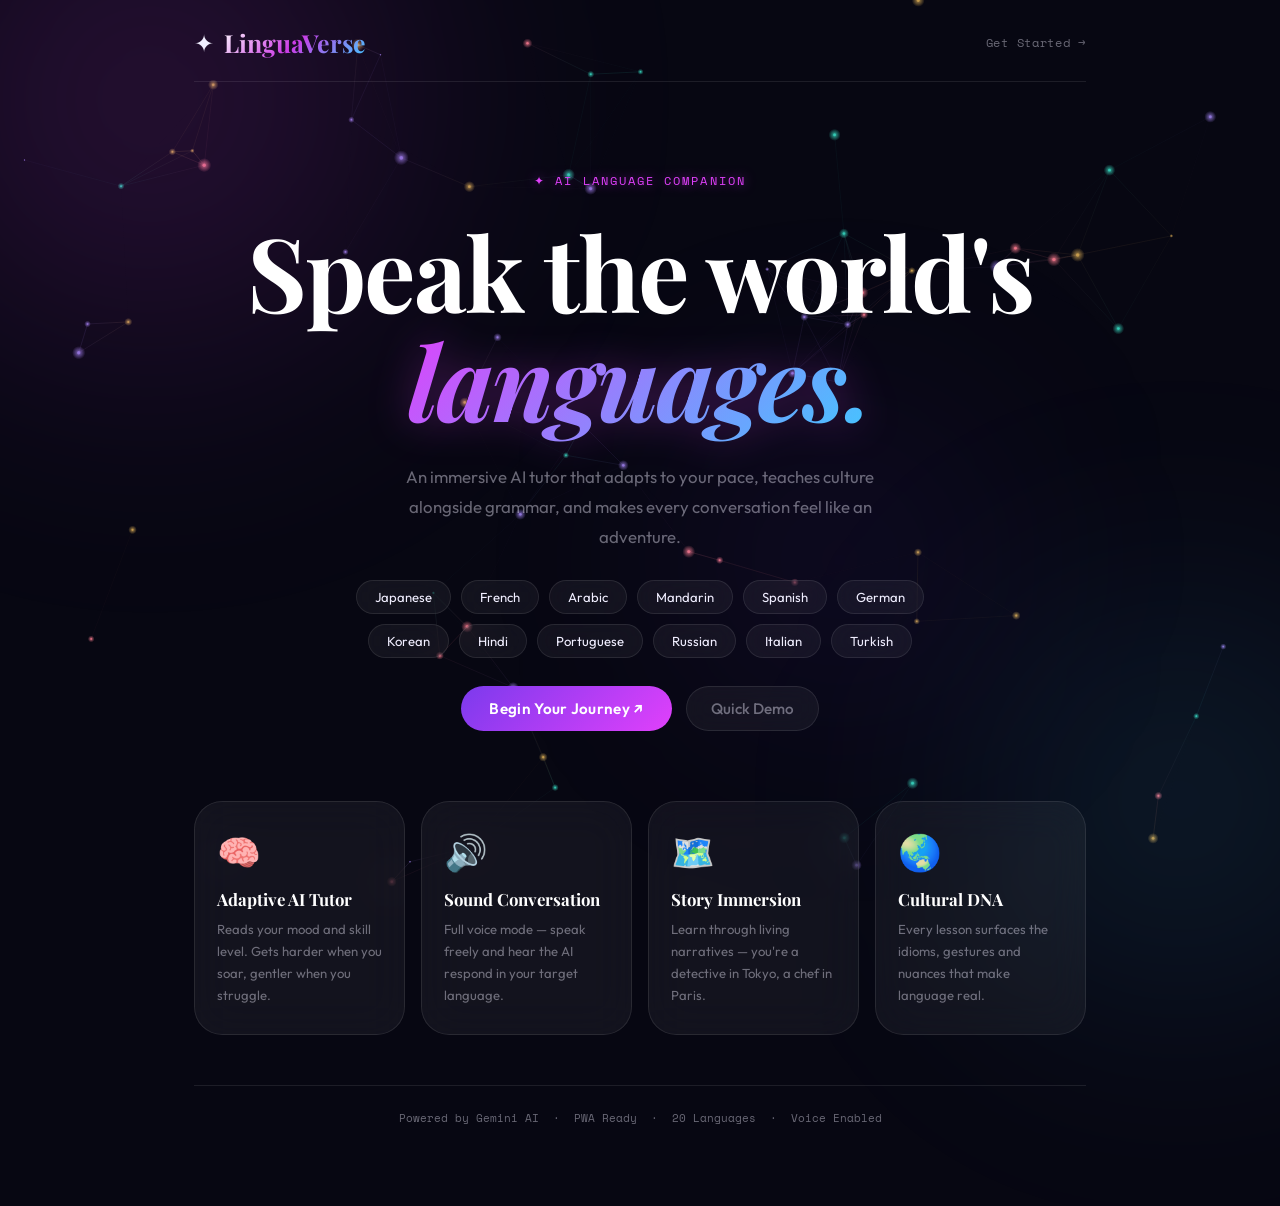
<file: index.html>
<!DOCTYPE html>
<html lang="en">
<head>
  <meta charset="UTF-8"/>
  <meta name="viewport" content="width=device-width, initial-scale=1.0"/>
  <meta name="theme-color" content="#070712"/>
  <meta name="description" content="LinguaVerse — Learn any language with an AI companion"/>
  <link rel="manifest" href="manifest.json"/>
  <title>LinguaVerse — AI Language Companion</title>
  <link rel="preconnect" href="https://fonts.googleapis.com"/>
  <link rel="preconnect" href="https://fonts.gstatic.com" crossorigin/>
  <link href="https://fonts.googleapis.com/css2?family=Playfair+Display:ital,wght@0,400;0,700;1,400&family=Outfit:wght@300;400;500;600&family=Space+Mono:ital@0;1&display=swap" rel="stylesheet"/>
  <link rel="stylesheet" href="css/global.css"/>
  <link rel="stylesheet" href="css/landing.css"/>
</head>
<body>
  <canvas id="bgCanvas"></canvas>
  <div class="orb orb-1"></div>
  <div class="orb orb-2"></div>
  <div class="orb orb-3"></div>

  <main class="landing">
    <header class="landing-header reveal" style="--delay:0s">
      <div class="logo-wrap">
        <span class="logo-mark">✦</span>
        <span class="logo-text">LinguaVerse</span>
      </div>
      <nav class="top-nav">
        <a href="pages/setup.html" class="nav-link">Get Started →</a>
      </nav>
    </header>

    <section class="hero">
      <p class="hero-eyebrow reveal" style="--delay:0.1s">✦ AI Language Companion</p>
      <h1 class="hero-title reveal" style="--delay:0.2s">
        Speak the world's<br/><em>languages.</em>
      </h1>
      <p class="hero-sub reveal" style="--delay:0.35s">
        An immersive AI tutor that adapts to your pace, teaches culture alongside grammar,
        and makes every conversation feel like an adventure.
      </p>

      <div class="lang-orbit reveal" style="--delay:0.5s">
        <span class="pill">Japanese</span>
        <span class="pill">French</span>
        <span class="pill">Arabic</span>
        <span class="pill">Mandarin</span>
        <span class="pill">Spanish</span>
        <span class="pill">German</span>
        <span class="pill">Korean</span>
        <span class="pill">Hindi</span>
        <span class="pill">Portuguese</span>
        <span class="pill">Russian</span>
        <span class="pill">Italian</span>
        <span class="pill">Turkish</span>
      </div>

      <div class="cta-group reveal" style="--delay:0.65s">
        <a href="pages/setup.html" class="btn-primary" style="width:auto">Begin Your Journey ↗</a>
        <a href="pages/chat.html" class="btn-ghost">Quick Demo</a>
      </div>
    </section>

    <section class="features reveal" style="--delay:0.8s">
      <div class="feat-card">
        <div class="feat-icon">🧠</div>
        <h3>Adaptive AI Tutor</h3>
        <p>Reads your mood and skill level. Gets harder when you soar, gentler when you struggle.</p>
      </div>
      <div class="feat-card">
        <div class="feat-icon">🔊</div>
        <h3>Sound Conversation</h3>
        <p>Full voice mode — speak freely and hear the AI respond in your target language.</p>
      </div>
      <div class="feat-card">
        <div class="feat-icon">🗺️</div>
        <h3>Story Immersion</h3>
        <p>Learn through living narratives — you're a detective in Tokyo, a chef in Paris.</p>
      </div>
      <div class="feat-card">
        <div class="feat-icon">🌏</div>
        <h3>Cultural DNA</h3>
        <p>Every lesson surfaces the idioms, gestures and nuances that make language real.</p>
      </div>
    </section>

    <footer class="landing-footer reveal" style="--delay:1s">
      <span>Powered by Gemini AI &nbsp;·&nbsp; PWA Ready &nbsp;·&nbsp; 20 Languages &nbsp;·&nbsp; Voice Enabled</span>
    </footer>
  </main>

  <script src="js/canvas-bg.js"></script>
  <script src="js/reveal.js"></script>
</body>
</html>
</file>
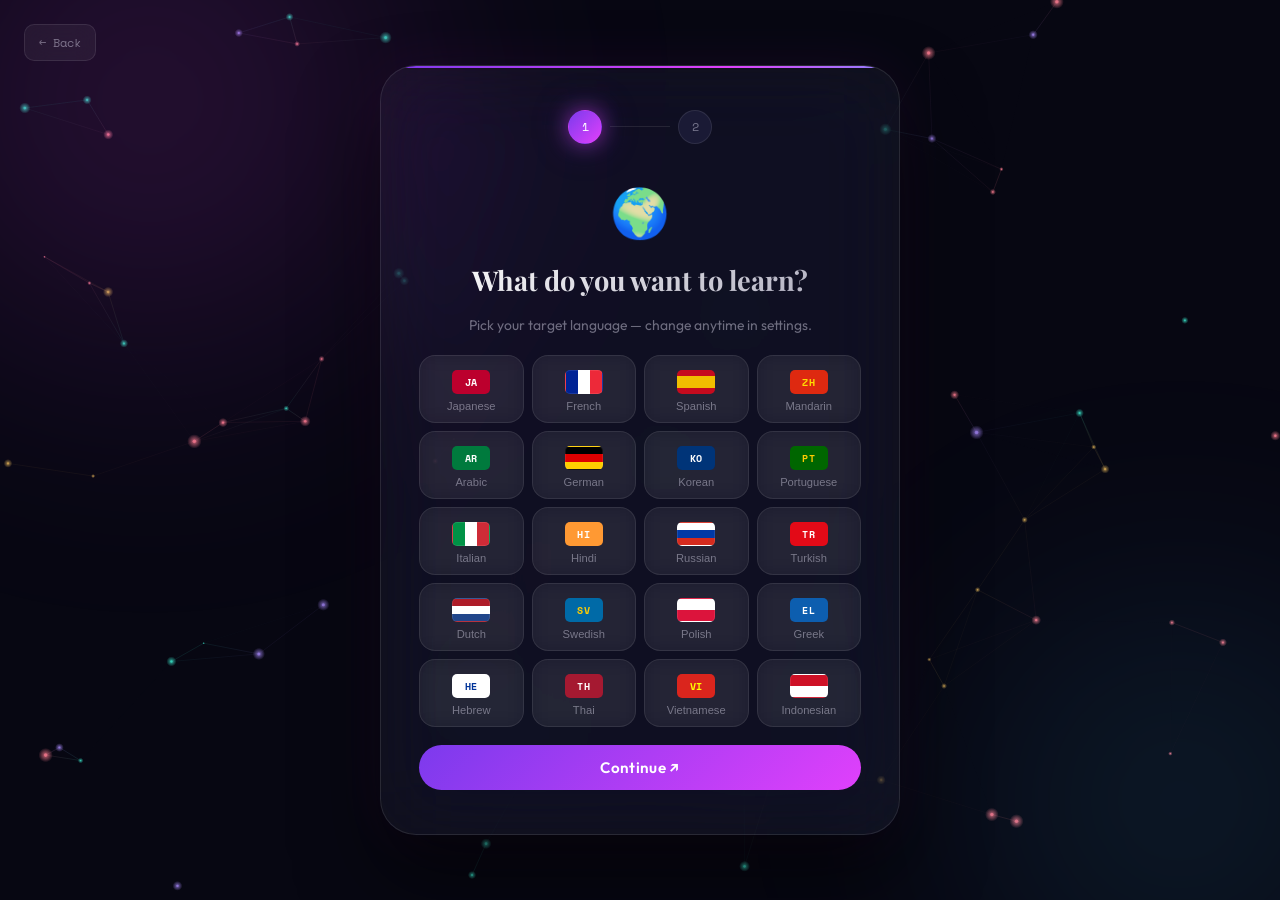
<file: pages/setup.html>
<!DOCTYPE html>
<html lang="en">
<head>
  <meta charset="UTF-8"/>
  <meta name="viewport" content="width=device-width, initial-scale=1.0, viewport-fit=cover"/>
    <meta name="mobile-web-app-capable" content="yes"/>
  <meta name="apple-mobile-web-app-capable" content="yes"/>
  <meta name="apple-mobile-web-app-status-bar-style" content="black-translucent"/>
  <meta name="apple-mobile-web-app-title" content="LinguaVerse"/>
  <link rel="apple-touch-icon" href="../icon-192.png"/>
  <meta name="theme-color" content="#070712"/>
  <title>LinguaVerse — Setup</title>
  <link rel="preconnect" href="https://fonts.googleapis.com"/>
  <link rel="preconnect" href="https://fonts.gstatic.com" crossorigin/>
  <link href="https://fonts.googleapis.com/css2?family=Playfair+Display:ital,wght@0,400;0,700;1,400&family=Outfit:wght@300;400;500;600&family=Space+Mono:ital@0;1&display=swap" rel="stylesheet"/>
  <link rel="stylesheet" href="../css/global.css"/>
  <link rel="stylesheet" href="../css/setup.css"/>
</head>
<body>
  <canvas id="bgCanvas"></canvas>
  <div class="orb orb-1"></div>
  <div class="orb orb-2"></div>

  <main class="setup-page">
    <a href="../index.html" class="back-btn">← Back</a>

    <div class="setup-card reveal" style="--delay:0s">
      <div class="step-indicator">
        <span class="step active" data-step="1">1</span>
        <span class="step-line"></span>
        <span class="step" data-step="2">2</span>
      </div>

      <!-- Step 1: Language: Language — colored badges, NO flag emojis (Windows safe) -->
      <div class="step-panel active" id="step1">
        <div class="step-icon">🌍</div>
        <h2>What do you want to learn?</h2>
        <p class="step-desc">Pick your target language — change anytime in settings.</p>
        <div class="lang-grid" id="langGrid">
          <button class="lang-pick" data-lang="Japanese">
            <span class="lang-badge lb-ja">JA</span><span class="name">Japanese</span>
          </button>
          <button class="lang-pick" data-lang="French">
            <span class="lang-badge lb-fr"></span><span class="name">French</span>
          </button>
          <button class="lang-pick" data-lang="Spanish">
            <span class="lang-badge lb-es"></span><span class="name">Spanish</span>
          </button>
          <button class="lang-pick" data-lang="Mandarin">
            <span class="lang-badge lb-zh">ZH</span><span class="name">Mandarin</span>
          </button>
          <button class="lang-pick" data-lang="Arabic">
            <span class="lang-badge lb-ar">AR</span><span class="name">Arabic</span>
          </button>
          <button class="lang-pick" data-lang="German">
            <span class="lang-badge lb-de"></span><span class="name">German</span>
          </button>
          <button class="lang-pick" data-lang="Korean">
            <span class="lang-badge lb-ko">KO</span><span class="name">Korean</span>
          </button>
          <button class="lang-pick" data-lang="Portuguese">
            <span class="lang-badge lb-pt">PT</span><span class="name">Portuguese</span>
          </button>
          <button class="lang-pick" data-lang="Italian">
            <span class="lang-badge lb-it"></span><span class="name">Italian</span>
          </button>
          <button class="lang-pick" data-lang="Hindi">
            <span class="lang-badge lb-hi">HI</span><span class="name">Hindi</span>
          </button>
          <button class="lang-pick" data-lang="Russian">
            <span class="lang-badge lb-ru"></span><span class="name">Russian</span>
          </button>
          <button class="lang-pick" data-lang="Turkish">
            <span class="lang-badge lb-tr">TR</span><span class="name">Turkish</span>
          </button>
          <button class="lang-pick" data-lang="Dutch">
            <span class="lang-badge lb-nl"></span><span class="name">Dutch</span>
          </button>
          <button class="lang-pick" data-lang="Swedish">
            <span class="lang-badge lb-sv">SV</span><span class="name">Swedish</span>
          </button>
          <button class="lang-pick" data-lang="Polish">
            <span class="lang-badge lb-pl"></span><span class="name">Polish</span>
          </button>
          <button class="lang-pick" data-lang="Greek">
            <span class="lang-badge lb-el">EL</span><span class="name">Greek</span>
          </button>
          <button class="lang-pick" data-lang="Hebrew">
            <span class="lang-badge lb-he">HE</span><span class="name">Hebrew</span>
          </button>
          <button class="lang-pick" data-lang="Thai">
            <span class="lang-badge lb-th">TH</span><span class="name">Thai</span>
          </button>
          <button class="lang-pick" data-lang="Vietnamese">
            <span class="lang-badge lb-vi">VI</span><span class="name">Vietnamese</span>
          </button>
          <button class="lang-pick" data-lang="Indonesian">
            <span class="lang-badge lb-id"></span><span class="name">Indonesian</span>
          </button>
        </div>
        <button class="btn-primary" onclick="nextStep(1)">Continue ↗</button>
      </div>

      <!-- Step 3: Profile -->
      <div class="step-panel" id="step2">
        <div class="step-icon">🎯</div>
        <h2>Set your profile</h2>
        <p class="step-desc">This personalises how the AI teaches you.</p>

        <label class="field-label">Your level</label>
        <div class="level-row">
          <button class="level-btn active" data-level="Beginner">Beginner</button>
          <button class="level-btn" data-level="Intermediate">Intermediate</button>
          <button class="level-btn" data-level="Advanced">Advanced</button>
        </div>

        <label class="field-label" style="margin-top:20px">Preferred mode</label>
        <div class="mode-row">
          <button class="mode-btn active" data-mode="Conversation">Chat</button>
          <button class="mode-btn" data-mode="Story">Story</button>
          <button class="mode-btn" data-mode="Lesson">Lessons</button>
        </div>

        <label class="field-label" style="margin-top:20px">Your name (optional)</label>
        <input type="text" id="userName" placeholder="e.g. Alex" class="simple-input"/>

        <button class="btn-primary" onclick="finishSetup()" style="margin-top:28px">Start Learning ✦</button>
      </div>
    </div>
  </main>

  <script src="../js/canvas-bg.js"></script>
  <script src="../js/reveal.js"></script>
  <script src="../js/setup.js"></script>

  <script>
    if ("serviceWorker" in navigator) {
      window.addEventListener("load", function() {
        navigator.serviceWorker.register("../sw.js", { scope: "../" })
          .then(function(r){ console.log("SW ready:", r.scope); })
          .catch(function(e){ console.warn("SW failed:", e); });
      });
    }
  </script>
</body>
</html>
</file>
<file: css/global.css>
/* ═══════════════════════════════
   GLOBAL.CSS — LinguaVerse
═══════════════════════════════ */
:root {
  --bg:          #070712;
  --surface:     rgba(255,255,255,0.05);
  --surface2:    #1a1a35;
  --border:      rgba(255,255,255,0.09);
  --border-h:    rgba(255,255,255,0.22);
  --text:        #f0eeff;
  --muted:       rgba(240,238,255,0.42);
  --neon-pink:   #e040fb;
  --neon-blue:   #40c8ff;
  --neon-purple: #7c3aed;
  --neon-cyan:   #00e5ff;
  --neon-green:  #00e676;
  --neon-yellow: #ffd740;
  --neon-orange: #ff6d00;
  --font-display:'Playfair Display', Georgia, serif;
  --font-body:   'Outfit', sans-serif;
  --font-mono:   'Space Mono', monospace;
  --radius:      16px;
  --radius-sm:   10px;
  --radius-lg:   28px;
  --radius-xl:   36px;
}

*, *::before, *::after { box-sizing: border-box; margin: 0; padding: 0; }
html { scroll-behavior: smooth; }
body {
  background: var(--bg);
  color: var(--text);
  font-family: var(--font-body);
  font-weight: 400;
  min-height: 100vh;
  overflow-x: hidden;
  -webkit-font-smoothing: antialiased;
}

/* ── Canvas background ── */
#bgCanvas { position:fixed; inset:0; width:100%; height:100%; z-index:0; pointer-events:none; }

/* ── Ambient orbs ── */
.orb {
  position:fixed; border-radius:50%; filter:blur(120px);
  pointer-events:none; z-index:0; opacity:0;
  animation:orbFloat 25s ease-in-out infinite, orbFade 3s ease forwards;
}
@keyframes orbFade { to { opacity:1; } }
.orb-1 { width:800px; height:800px; background:radial-gradient(circle, rgba(224,64,251,0.20) 0%, transparent 65%); top:-300px; left:-250px; }
.orb-2 { width:600px; height:600px; background:radial-gradient(circle, rgba(64,200,255,0.16) 0%, transparent 65%); bottom:-200px; right:-200px; animation-delay:-10s; }
.orb-3 { width:400px; height:400px; background:radial-gradient(circle, rgba(124,58,237,0.18) 0%, transparent 65%); top:40%; left:50%; animation-delay:-5s; }
@keyframes orbFloat {
  0%,100% { transform:translate(0,0) scale(1); }
  25%      { transform:translate(50px,-60px) scale(1.07); }
  50%      { transform:translate(-40px,30px) scale(0.95); }
  75%      { transform:translate(25px,50px) scale(1.04); }
}

/* ── Shared buttons ── */
.btn-primary {
  display:inline-flex; align-items:center; justify-content:center; gap:8px;
  background:linear-gradient(135deg, var(--neon-purple), var(--neon-pink));
  color:#fff; font-family:var(--font-body); font-weight:600; font-size:0.95rem;
  padding:13px 28px; border-radius:50px; border:none; cursor:pointer;
  text-decoration:none; transition:transform 0.25s, box-shadow 0.25s;
  letter-spacing:0.02em;
}
.btn-primary:hover { transform:translateY(-2px); box-shadow:0 8px 32px rgba(224,64,251,0.4); }
.btn-primary:active { transform:translateY(0); }

.btn-ghost {
  display:inline-flex; align-items:center; gap:8px;
  background:var(--surface); color:var(--muted);
  font-family:var(--font-body); font-weight:500; font-size:0.95rem;
  padding:12px 24px; border-radius:50px; border:1px solid var(--border);
  cursor:pointer; text-decoration:none; transition:all 0.2s; backdrop-filter:blur(12px);
}
.btn-ghost:hover { border-color:rgba(224,64,251,0.5); color:var(--text); }

.btn-danger {
  display:inline-flex; align-items:center; justify-content:center; gap:8px;
  background:rgba(255,82,82,0.1); color:#ff5252; width:100%;
  font-family:var(--font-body); font-weight:500; font-size:0.9rem;
  padding:12px 20px; border-radius:50px; border:1px solid rgba(255,82,82,0.25);
  cursor:pointer; transition:all 0.2s;
}
.btn-danger:hover { background:rgba(255,82,82,0.18); }

/* ── Shared inputs ── */
.simple-input {
  width:100%; background:var(--surface2); border:1px solid var(--border);
  border-radius:var(--radius-sm); color:var(--text);
  font-family:var(--font-body); font-size:0.9rem; padding:12px 14px;
  outline:none; transition:border-color 0.2s, box-shadow 0.2s;
}
.simple-input:focus { border-color:rgba(224,64,251,0.6); box-shadow:0 0 0 3px rgba(224,64,251,0.1); }
.simple-input::placeholder { color:var(--muted); }

/* Dark native select — fully dark even on Windows */
.select-input {
  width:100%; background:var(--surface2); border:1px solid var(--border);
  border-radius:var(--radius-sm); color:var(--text);
  font-family:var(--font-body); font-size:0.9rem;
  padding:12px 36px 12px 14px; outline:none; cursor:pointer;
  appearance:none; -webkit-appearance:none;
  background-image:url("data:image/svg+xml,%3Csvg xmlns='http://www.w3.org/2000/svg' width='12' height='8' viewBox='0 0 12 8'%3E%3Cpath fill='rgba(240,238,255,0.4)' d='M6 8L0 0h12z'/%3E%3C/svg%3E");
  background-repeat:no-repeat; background-position:right 14px center;
  transition:border-color 0.2s;
}
.select-input:focus { border-color:rgba(64,200,255,0.5); }
.select-input option { background:#1a1a35 !important; color:var(--text); }

.field-label {
  display:block; font-family:var(--font-mono); font-size:0.66rem;
  text-transform:uppercase; letter-spacing:0.12em; color:var(--muted); margin-bottom:8px;
}

/* ── Back button ── */
.back-btn {
  display:inline-flex; align-items:center; gap:6px; color:var(--muted);
  font-family:var(--font-mono); font-size:0.78rem; text-decoration:none;
  padding:8px 14px; border-radius:var(--radius-sm); border:1px solid var(--border);
  background:var(--surface); transition:all 0.2s; cursor:pointer; backdrop-filter:blur(12px);
}
.back-btn:hover { color:var(--text); border-color:rgba(64,200,255,0.4); }

/* ── Reveal animation ── */
.reveal { opacity:0; transform:translateY(22px); transition:opacity 0.65s ease var(--delay,0s), transform 0.65s ease var(--delay,0s); }
.reveal.visible { opacity:1; transform:translateY(0); }

/* ── Scrollbar ── */
::-webkit-scrollbar { width:3px; }
::-webkit-scrollbar-track { background:transparent; }
::-webkit-scrollbar-thumb { background:linear-gradient(var(--neon-purple), var(--neon-pink)); border-radius:4px; }
</file>
<file: css/landing.css>
/* ═══════════════════════════════
   LANDING.CSS — LinguaVerse
═══════════════════════════════ */
.landing {
  position:relative; z-index:1;
  max-width:940px; margin:0 auto;
  padding:0 24px 80px;
  display:flex; flex-direction:column; min-height:100vh;
}

/* Header */
.landing-header {
  display:flex; align-items:center; justify-content:space-between;
  padding:26px 0 22px; border-bottom:1px solid var(--border);
}
.logo-wrap { display:flex; align-items:center; gap:10px; }
.logo-mark {
  font-size:1.5rem;
  animation:neonPulse 3s ease-in-out infinite;
}
@keyframes neonPulse {
  0%,100% { filter:drop-shadow(0 0 4px var(--neon-pink)) drop-shadow(0 0 12px var(--neon-purple)); }
  50%      { filter:drop-shadow(0 0 8px var(--neon-blue)) drop-shadow(0 0 20px var(--neon-cyan)); }
}
.logo-text {
  font-family:var(--font-display); font-size:1.55rem; font-weight:700;
  background:linear-gradient(135deg, #fff 0%, rgba(224,64,251,0.9) 50%, var(--neon-blue) 100%);
  -webkit-background-clip:text; -webkit-text-fill-color:transparent; background-clip:text;
}
.top-nav { display:flex; align-items:center; gap:20px; }
.nav-link {
  font-family:var(--font-mono); font-size:0.75rem; color:var(--muted);
  text-decoration:none; letter-spacing:0.06em; transition:color 0.2s;
}
.nav-link:hover { color:var(--neon-pink); }

/* Hero */
.hero {
  flex:1; display:flex; flex-direction:column; align-items:center;
  text-align:center; padding:90px 0 70px; gap:28px;
}
.hero-eyebrow {
  font-family:var(--font-mono); font-size:0.72rem; text-transform:uppercase;
  letter-spacing:0.18em; color:var(--neon-pink);
  text-shadow:0 0 12px rgba(224,64,251,0.6);
}
.hero-title {
  font-family:var(--font-display); font-size:clamp(3rem,8vw,6.5rem);
  font-weight:700; line-height:1.06; letter-spacing:-0.02em; color:#fff;
}
.hero-title em {
  font-style:italic;
  background:linear-gradient(135deg, var(--neon-pink), var(--neon-blue));
  -webkit-background-clip:text; -webkit-text-fill-color:transparent; background-clip:text;
  filter:drop-shadow(0 0 20px rgba(224,64,251,0.3));
}
.hero-sub { font-size:1.05rem; line-height:1.78; color:var(--muted); max-width:520px; }

/* Language pills — text only, no flag emojis (Windows safe) */
.lang-orbit { display:flex; flex-wrap:wrap; gap:10px; justify-content:center; max-width:640px; }
.pill {
  background:var(--surface); border:1px solid var(--border);
  color:var(--text); font-family:var(--font-body); font-size:0.82rem;
  padding:8px 18px; border-radius:50px; backdrop-filter:blur(16px);
  transition:all 0.35s; cursor:default;
  animation:pillFloat 6s ease-in-out infinite;
}
.pill:hover {
  border-color:rgba(224,64,251,0.5); background:rgba(224,64,251,0.08);
  box-shadow:0 0 18px rgba(224,64,251,0.2); transform:translateY(-4px) scale(1.04); color:#fff;
}
.pill:nth-child(1){animation-delay:0s}
.pill:nth-child(2){animation-delay:0.4s}
.pill:nth-child(3){animation-delay:0.8s}
.pill:nth-child(4){animation-delay:1.2s}
.pill:nth-child(5){animation-delay:0.2s}
.pill:nth-child(6){animation-delay:0.6s}
.pill:nth-child(7){animation-delay:1.0s}
.pill:nth-child(8){animation-delay:1.4s}
@keyframes pillFloat { 0%,100%{transform:translateY(0)} 50%{transform:translateY(-6px)} }

/* CTA */
.cta-group { display:flex; gap:14px; align-items:center; flex-wrap:wrap; justify-content:center; }

/* Feature cards */
.features {
  display:grid; grid-template-columns:repeat(auto-fit, minmax(190px,1fr));
  gap:16px; margin-bottom:50px;
}
.feat-card {
  background:var(--surface); border:1px solid var(--border);
  border-radius:var(--radius-lg); padding:28px 22px;
  backdrop-filter:blur(20px); transition:all 0.35s; position:relative; overflow:hidden;
}
.feat-card:hover {
  border-color:rgba(224,64,251,0.3); transform:translateY(-6px);
  box-shadow:0 20px 50px rgba(0,0,0,0.5), 0 0 30px rgba(224,64,251,0.1);
}
.feat-icon { font-size:2.2rem; margin-bottom:14px; display:block; }
.feat-card h3 { font-family:var(--font-display); font-size:1.05rem; font-weight:700; margin-bottom:8px; color:#fff; }
.feat-card p { font-size:0.82rem; line-height:1.68; color:var(--muted); }

/* Footer */
.landing-footer {
  text-align:center; font-family:var(--font-mono); font-size:0.68rem;
  color:var(--muted); padding-top:24px; border-top:1px solid var(--border);
}

@media (max-width:600px) {
  .hero { padding:50px 0 40px; }
  .hero-title { font-size:2.8rem; }
  .features { grid-template-columns:1fr 1fr; }
}
@media (max-width:400px) { .features { grid-template-columns:1fr; } }
</file>
<file: css/setup.css>
/* ═══════════════════════════════
   SETUP.CSS — LinguaVerse
═══════════════════════════════ */
.setup-page {
  position:relative; z-index:1;
  min-height:100vh; display:flex; flex-direction:column;
  align-items:center; justify-content:center; padding:40px 24px;
}
.setup-page > .back-btn { position:absolute; top:24px; left:24px; }

/* Card */
.setup-card {
  background:rgba(255,255,255,0.04); border:1px solid rgba(255,255,255,0.10);
  border-radius:var(--radius-xl); padding:44px 38px; width:100%; max-width:520px;
  backdrop-filter:blur(40px) saturate(180%);
  box-shadow:0 40px 80px rgba(0,0,0,0.6), 0 0 60px rgba(224,64,251,0.07);
  position:relative; overflow:hidden;
}
.setup-card::before {
  content:''; position:absolute; top:0; left:0; right:0; height:2px;
  background:linear-gradient(90deg, var(--neon-purple), var(--neon-pink), var(--neon-blue), var(--neon-cyan));
  background-size:200%; animation:shimmer 3s linear infinite;
}
@keyframes shimmer { 0%{background-position:0% 0%} 100%{background-position:200% 0%} }

/* Step indicator */
.step-indicator { display:flex; align-items:center; justify-content:center; margin-bottom:38px; }
.step {
  width:34px; height:34px; border-radius:50%;
  background:var(--surface2); border:1px solid var(--border);
  color:var(--muted); font-family:var(--font-mono); font-size:0.78rem;
  display:flex; align-items:center; justify-content:center;
  transition:all 0.35s; flex-shrink:0;
}
.step.active {
  background:linear-gradient(135deg, var(--neon-purple), var(--neon-pink));
  border-color:transparent; color:#fff;
  box-shadow:0 0 20px rgba(224,64,251,0.5), 0 0 40px rgba(124,58,237,0.3);
}
.step.done { background:rgba(0,229,255,0.15); border-color:var(--neon-cyan); color:var(--neon-cyan); }
.step-line { flex:1; height:1px; background:var(--border); max-width:60px; margin:0 8px; }

/* Step panels */
.step-panel { display:none; flex-direction:column; gap:18px; animation:panelIn 0.4s ease both; }
.step-panel.active { display:flex; }
@keyframes panelIn { from{opacity:0;transform:translateX(24px)} to{opacity:1;transform:translateX(0)} }
.step-icon { font-size:3rem; text-align:center; margin-bottom:4px; }
.step-panel h2 {
  font-family:var(--font-display); font-size:1.7rem; font-weight:700;
  text-align:center; line-height:1.2;
  background:linear-gradient(135deg, #fff, rgba(240,238,255,0.7));
  -webkit-background-clip:text; -webkit-text-fill-color:transparent; background-clip:text;
}
.step-desc { font-size:0.87rem; color:var(--muted); text-align:center; line-height:1.65; }

/* API Key input */
.input-group { display:flex; gap:8px; align-items:center; position:relative; }
.input-group input {
  flex:1; background:var(--surface2); border:1px solid var(--border);
  border-radius:var(--radius-sm); color:var(--text);
  font-family:var(--font-mono); font-size:0.84rem;
  padding:13px 46px 13px 14px; outline:none; width:100%;
  transition:border-color 0.2s, box-shadow 0.2s;
}
.input-group input:focus {
  border-color:rgba(224,64,251,0.6);
  box-shadow:0 0 0 3px rgba(224,64,251,0.1), 0 0 20px rgba(224,64,251,0.08);
}
.input-group input::placeholder { color:var(--muted); }
.toggle-pw {
  position:absolute; right:12px; background:none; border:none;
  cursor:pointer; font-size:1rem; padding:4px; opacity:0.5; transition:opacity 0.2s;
}
.toggle-pw:hover { opacity:1; }
.help-link {
  font-family:var(--font-mono); font-size:0.7rem; color:var(--neon-cyan);
  text-decoration:none; text-align:center; letter-spacing:0.05em;
}
.help-link:hover { text-decoration:underline; }

/* ── Language grid — colored badges (Windows-safe, no flag emoji) ── */
.lang-grid { display:grid; grid-template-columns:repeat(4,1fr); gap:8px; }
.lang-pick {
  display:flex; flex-direction:column; align-items:center; gap:6px;
  background:var(--surface); border:1px solid var(--border);
  border-radius:var(--radius); padding:14px 6px 10px;
  cursor:pointer; transition:all 0.25s; backdrop-filter:blur(10px);
}
.lang-pick:hover { border-color:rgba(224,64,251,0.4); background:rgba(224,64,251,0.07); transform:translateY(-2px); }
.lang-pick.selected {
  border-color:var(--neon-pink); background:rgba(224,64,251,0.12);
  box-shadow:0 0 20px rgba(224,64,251,0.25);
}
.lang-pick span.name { font-size:0.7rem; color:var(--muted); }
.lang-pick.selected span.name { color:var(--neon-pink); }

/* Colored flag badges */
.lang-badge {
  width:38px; height:24px; border-radius:5px;
  font-family:var(--font-mono); font-size:0.62rem; font-weight:700;
  letter-spacing:0.04em; display:flex; align-items:center; justify-content:center;
}
.lb-ja { background:#bc002d; color:#fff; }
.lb-fr { background:linear-gradient(90deg,#002395 33%,#fff 33%,#fff 66%,#ED2939 66%); color:transparent; border:1px solid rgba(255,255,255,0.1); }
.lb-es { background:linear-gradient(180deg,#c60b1e 25%,#f1bf00 25%,#f1bf00 75%,#c60b1e 75%); color:transparent; }
.lb-zh { background:#de2910; color:#ffde00; }
.lb-ar { background:#007a3d; color:#fff; }
.lb-de { background:linear-gradient(180deg,#000 33%,#D00 33%,#D00 66%,#FFCE00 66%); color:transparent; border:1px solid rgba(255,255,255,0.08); }
.lb-ko { background:#003478; color:#fff; }
.lb-pt { background:#006600; color:#ffcc00; }
.lb-it { background:linear-gradient(90deg,#009246 33%,#fff 33%,#fff 66%,#ce2b37 66%); color:transparent; border:1px solid rgba(255,255,255,0.1); }
.lb-hi { background:#FF9933; color:#fff; }
.lb-ru { background:linear-gradient(180deg,#fff 33%,#0039A6 33%,#0039A6 66%,#D52B1E 66%); color:transparent; border:1px solid rgba(255,255,255,0.1); }
.lb-tr { background:#E30A17; color:#fff; }
.lb-nl { background:linear-gradient(180deg,#AE1C28 33%,#fff 33%,#fff 66%,#21468B 66%); color:transparent; border:1px solid rgba(255,255,255,0.1); }
.lb-sv { background:#006AA7; color:#FECC02; }
.lb-pl { background:linear-gradient(180deg,#fff 50%,#DC143C 50%); color:transparent; border:1px solid rgba(255,255,255,0.1); }
.lb-el { background:#0D5EAF; color:#fff; }
.lb-he { background:#fff; color:#003399; border:1px solid rgba(255,255,255,0.2); }
.lb-th { background:#A51931; color:#fff; }
.lb-vi { background:#DA251D; color:#FFFF00; }
.lb-id { background:linear-gradient(180deg,#CE1126 50%,#fff 50%); color:transparent; border:1px solid rgba(255,255,255,0.1); }

/* Level / Mode rows */
.level-row, .mode-row { display:flex; gap:8px; flex-wrap:wrap; }
.level-btn, .mode-btn {
  flex:1; min-width:80px; background:var(--surface); border:1px solid var(--border);
  border-radius:var(--radius-sm); color:var(--muted);
  font-family:var(--font-body); font-size:0.82rem;
  padding:11px 8px; cursor:pointer; transition:all 0.2s; text-align:center;
}
.level-btn:hover, .mode-btn:hover { border-color:var(--border-h); color:var(--text); }
.level-btn.active, .mode-btn.active {
  border-color:var(--neon-blue); background:rgba(64,200,255,0.1); color:var(--neon-blue);
  box-shadow:0 0 16px rgba(64,200,255,0.2);
}

@media (max-width:480px) {
  .setup-card { padding:28px 16px; }
  .lang-grid { grid-template-columns:repeat(4,1fr); gap:6px; }
  .lang-pick { padding:10px 4px 8px; }
  .lang-badge { width:32px; height:20px; font-size:0.55rem; }
}
@media (max-width:360px) { .lang-grid { grid-template-columns:repeat(3,1fr); } }
</file>
